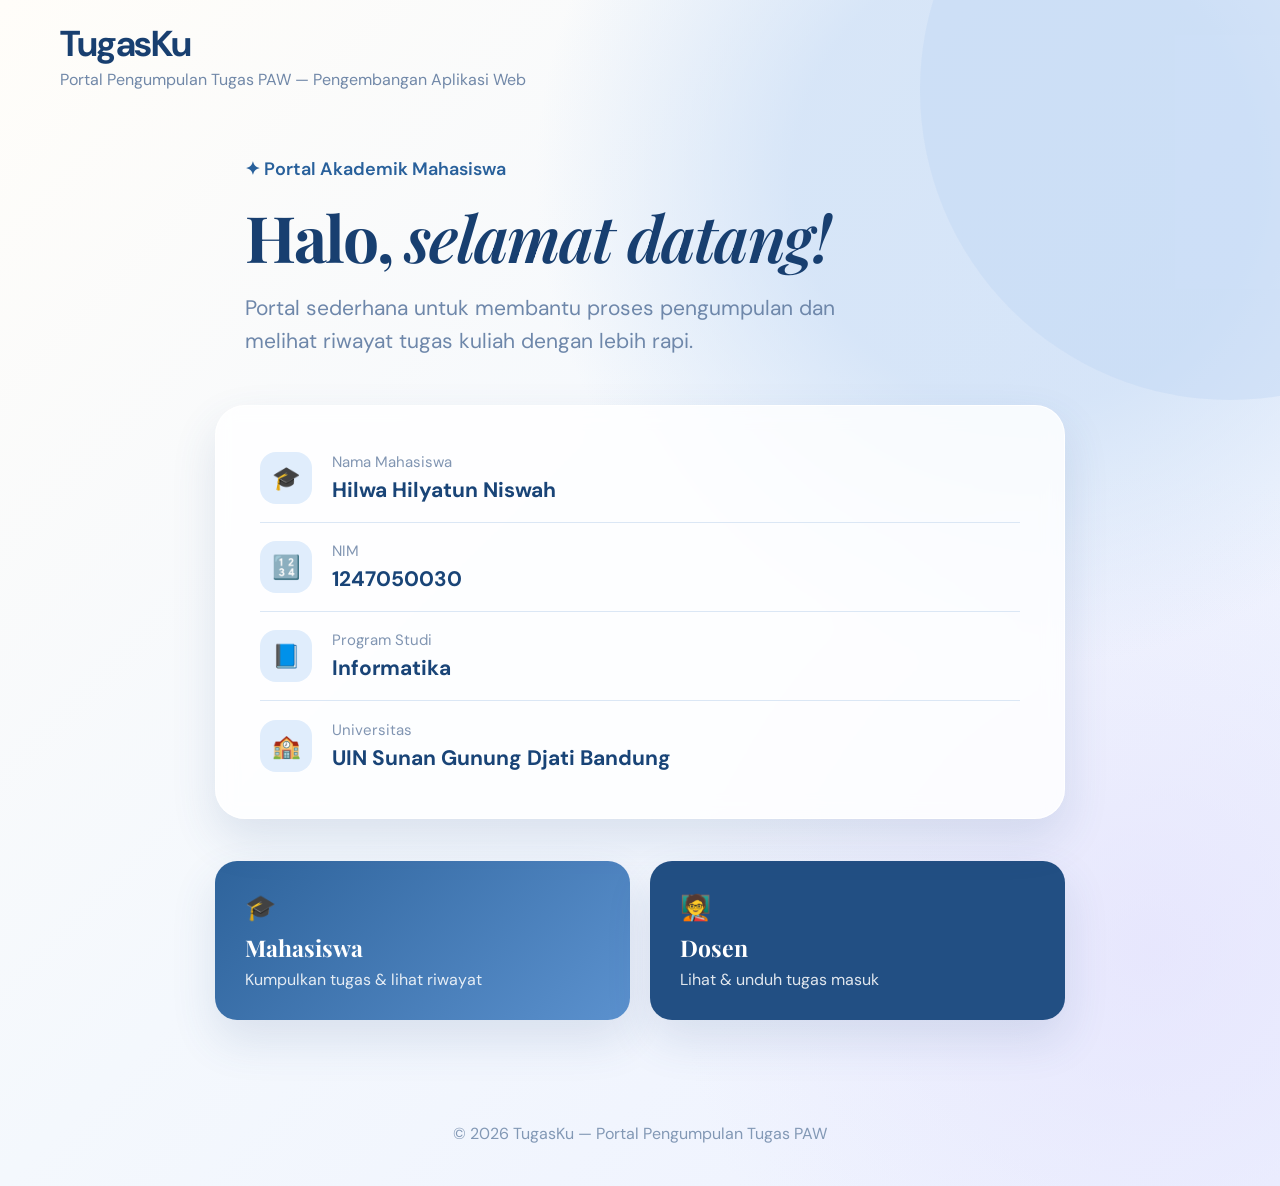
<file: index.html>
<!DOCTYPE html>
<html lang="id">
<head>
  <meta charset="UTF-8">
  <meta name="viewport" content="width=device-width, initial-scale=1.0">
  <title>TugasKu — Portal Pengumpulan Tugas</title>
  <link rel="stylesheet" href="css/style.css">
</head>
<body>
  <header class="site-header">
    <div>
      <a class="brand" href="index.html">TugasKu</a>
      <div class="tagline">Portal Pengumpulan Tugas PAW — Pengembangan Aplikasi Web</div>
    </div>
  </header>

  <main class="container home">
    <section class="hero">
      <div class="eyebrow">✦ Portal Akademik Mahasiswa</div>
      <h1>Halo, <em>selamat datang!</em></h1>
      <p>Portal sederhana untuk membantu proses pengumpulan dan<br>melihat riwayat tugas kuliah dengan lebih rapi.</p>
    </section>

    <section class="identity-card">
      <div class="identity-row">
        <div class="icon-box">🎓</div>
        <div><small>Nama Mahasiswa</small><strong>Hilwa Hilyatun Niswah</strong></div>
      </div>
      <div class="identity-row">
        <div class="icon-box">🔢</div>
        <div><small>NIM</small><strong>1247050030</strong></div>
      </div>
      <div class="identity-row">
        <div class="icon-box">📘</div>
        <div><small>Program Studi</small><strong>Informatika</strong></div>
      </div>
      <div class="identity-row">
        <div class="icon-box">🏫</div>
        <div><small>Universitas</small><strong>UIN Sunan Gunung Djati Bandung</strong></div>
      </div>
    </section>

    <section class="role-grid">
      <a class="role-card student" href="submit.html">
        <span class="role-icon">🎓</span>
        <h2>Mahasiswa</h2>
        <p>Kumpulkan tugas & lihat riwayat</p>
      </a>
      <a class="role-card lecturer" href="dosen.html">
        <span class="role-icon">🧑‍🏫</span>
        <h2>Dosen</h2>
        <p>Lihat & unduh tugas masuk</p>
      </a>
    </section>
  </main>

  <footer>© 2026 TugasKu — Portal Pengumpulan Tugas PAW</footer>
</body>
</html>
</file>
<file: css/style.css>
@import url('https://fonts.googleapis.com/css2?family=DM+Sans:wght@400;500;600;700&family=Playfair+Display:ital,wght@0,600;0,700;1,600&display=swap');

:root {
  --blue: #234f83;
  --blue-dark: #183f70;
  --blue-light: #5d94d1;
  --text: #173f70;
  --muted: #7189aa;
  --line: #dbe7f5;
  --card: rgba(255,255,255,.82);
  --shadow: 0 20px 45px rgba(54, 92, 142, .14);
}

* { box-sizing: border-box; }

html { min-height: 100%; }

body {
  margin: 0;
  min-height: 100vh;
  color: var(--text);
  font-family: "DM Sans", Arial, sans-serif;
  background:
    radial-gradient(circle at 80% 15%, rgba(203, 222, 246, .72) 0 16%, transparent 34%),
    radial-gradient(circle at 90% 80%, rgba(226, 223, 252, .62), transparent 32%),
    linear-gradient(135deg, #fffdf9 0%, #f4f8fd 48%, #edf1ff 100%);
}

body::before {
  content: "";
  position: fixed;
  width: 620px;
  height: 620px;
  right: -260px;
  top: -220px;
  border-radius: 50%;
  background: rgba(194, 216, 244, .45);
  z-index: -1;
}

a { color: inherit; text-decoration: none; }

.site-header {
  width: min(1440px, calc(100% - 120px));
  margin: 0 auto;
  padding: 20px 0 12px;
  display: flex;
  align-items: flex-start;
  justify-content: space-between;
  gap: 30px;
}

.brand {
  font-size: 36px;
  font-weight: 700;
  letter-spacing: -1.5px;
  color: var(--blue-dark);
}

.tagline {
  margin-top: 2px;
  color: #7188a8;
  font-size: 16px;
}

.inner-header {
  align-items: center;
}

.inner-header nav {
  display: flex;
  align-items: center;
  gap: 16px;
}

.back-btn, .tabs, .profile-pill {
  background: rgba(255,255,255,.86);
  border: 1px solid #d7e5f5;
  box-shadow: 0 7px 20px rgba(63, 102, 151, .08);
}

.back-btn {
  padding: 15px 24px;
  border-radius: 28px;
  font-weight: 600;
  white-space: nowrap;
}

.tabs {
  display: flex;
  padding: 7px;
  border-radius: 34px;
  gap: 3px;
}

.tabs a {
  padding: 13px 26px;
  border-radius: 28px;
  color: #7087a8;
  font-weight: 600;
}

.tabs a.active {
  color: white;
  background: var(--blue);
}

.container {
  width: min(1200px, calc(100% - 120px));
  margin: 0 auto;
}

.home { padding-top: 55px; }

.hero {
  width: 790px;
  margin: 0 auto 48px;
  text-align: left;
}

.eyebrow {
  color: #28609b;
  font-size: 18px;
  font-weight: 600;
  margin-bottom: 22px;
}

h1 {
  font-family: "Playfair Display", Georgia, serif;
  font-size: clamp(48px, 5vw, 68px);
  line-height: 1.05;
  letter-spacing: -1.8px;
  margin: 0 0 22px;
  color: var(--blue-dark);
}

h1 em {
  font-weight: 600;
}

.hero p, .page-title p {
  color: #6e87aa;
  font-size: 21px;
  line-height: 1.55;
  margin: 0;
}

.identity-card {
  width: 850px;
  margin: 0 auto;
  padding: 28px 44px;
  border: 1px solid rgba(255,255,255,.9);
  border-radius: 30px;
  background: var(--card);
  box-shadow: var(--shadow);
  backdrop-filter: blur(10px);
}

.identity-row {
  min-height: 89px;
  display: flex;
  align-items: center;
  gap: 20px;
  border-bottom: 1px solid var(--line);
}

.identity-row:last-child { border-bottom: 0; }

.identity-row .icon-box {
  width: 52px;
  height: 52px;
  flex: 0 0 52px;
  border-radius: 16px;
  background: #e0edfc;
  display: grid;
  place-items: center;
  font-size: 23px;
}

.identity-row small {
  display: block;
  color: #8195b2;
  font-size: 15px;
  margin-bottom: 4px;
}

.identity-row strong {
  display: block;
  color: #194477;
  font-size: 21px;
}

.role-grid {
  width: 850px;
  margin: 42px auto 85px;
  display: grid;
  grid-template-columns: 1fr 1fr;
  gap: 20px;
}

.role-card {
  min-height: 155px;
  border-radius: 22px;
  padding: 30px;
  color: white;
  box-shadow: var(--shadow);
  transition: .2s ease;
}

.role-card:hover {
  transform: translateY(-3px);
}

.role-card.student { background: linear-gradient(135deg, #2e639b, #5b91ce); }
.role-card.lecturer { background: #224f83; }

.role-icon {
  font-size: 25px;
}

.role-card h2 {
  font-family: "Playfair Display", Georgia, serif;
  font-size: 23px;
  margin: 8px 0 6px;
}

.role-card p {
  margin: 0;
  font-size: 16px;
  opacity: .86;
}

.page { padding-top: 52px; padding-bottom: 80px; }

.page-title {
  margin-bottom: 35px;
}

.page-title h1 {
  font-size: 48px;
  margin-bottom: 14px;
}

.form-card, .table-card {
  background: rgba(255,255,255,.8);
  border: 1px solid rgba(255,255,255,.95);
  box-shadow: var(--shadow);
  border-radius: 30px;
}

.form-card {
  padding: 48px 54px;
}

.form-card > label {
  display: block;
  margin: 0 0 13px;
  font-size: 18px;
  font-weight: 700;
}

input[type="text"], input[type="url"] {
  width: 100%;
  border: 0;
  outline: none;
  padding: 18px 22px;
  background: #dceafa;
  color: var(--text);
  border-radius: 14px;
  font: inherit;
  font-size: 18px;
  margin-bottom: 36px;
}

input::placeholder { color: #7c8fa8; }

.method-grid {
  display: grid;
  grid-template-columns: 1fr 1fr;
  gap: 20px;
  margin-bottom: 38px;
}

.method {
  text-align: left;
  min-height: 145px;
  padding: 27px;
  border: 2px solid #d5e4f6;
  border-radius: 19px;
  background: rgba(255,255,255,.55);
  color: var(--text);
  cursor: pointer;
  font-family: inherit;
}

.method.active {
  border-color: #27609d;
  background: #dceafa;
}

.method span {
  display: block;
  font-size: 24px;
  margin-bottom: 13px;
}

.method strong, .method small {
  display: block;
}

.method strong { font-size: 19px; }
.method small { color: #7189aa; margin-top: 4px; font-size: 16px; }

.file-picker {
  min-height: 105px;
  padding: 16px 30px;
  display: flex;
  align-items: center;
  gap: 18px;
  background: #dceafa;
  border-radius: 14px;
}

.file-picker input { display: none; }

.choose-file {
  background: white;
  padding: 14px 22px;
  border-radius: 10px;
  font-weight: 600;
  cursor: pointer;
  white-space: nowrap;
}

#fileName {
  color: #7088a9;
  overflow: hidden;
  text-overflow: ellipsis;
}

.hint {
  color: #7d94b1;
  margin: 12px 0 32px;
}

.primary-btn {
  border: 0;
  color: white;
  background: linear-gradient(135deg, #2a609b, #6199d5);
  border-radius: 14px;
  padding: 17px 30px;
  font: inherit;
  font-size: 19px;
  font-weight: 700;
  cursor: pointer;
  box-shadow: 0 12px 24px rgba(47, 100, 158, .2);
}

.primary-btn:hover { filter: brightness(1.04); }

.hidden { display: none !important; }

.message {
  margin-top: 18px;
  padding: 13px 17px;
  border-radius: 12px;
  display: none;
  font-weight: 600;
}

.message.success, .message.error { display: block; }
.message.success { background: #e1f4e8; color: #267044; }
.message.error { background: #fde4e4; color: #9d3434; }

.table-card {
  overflow: hidden;
}

.table-wrap {
  overflow-x: auto;
}

table {
  width: 100%;
  border-collapse: collapse;
  min-width: 950px;
}

thead {
  background: #235487;
  color: white;
}

th, td {
  padding: 18px 20px;
  text-align: left;
}

th {
  font-size: 16px;
  font-weight: 700;
}

td {
  color: #526e92;
  border-bottom: 1px solid #e2eaf4;
  font-size: 15px;
}

td strong { color: #214d81; }

tbody tr:hover { background: rgba(232, 241, 251, .45); }

.badge {
  display: inline-block;
  padding: 6px 11px;
  border-radius: 20px;
  font-size: 13px;
  font-weight: 700;
}

.badge.file { background: #e2effd; color: #2c639d; }
.badge.link { background: #eee9ff; color: #6650a6; }

.file-name {
  white-space: nowrap;
}

.table-link {
  color: #2b659f;
  display: inline-block;
  max-width: 220px;
  overflow: hidden;
  text-overflow: ellipsis;
  vertical-align: middle;
}

.actions {
  display: flex;
  gap: 7px;
  flex-wrap: wrap;
}

.small-btn {
  border: 0;
  border-radius: 9px;
  padding: 8px 11px;
  font: inherit;
  font-size: 12px;
  font-weight: 700;
  cursor: pointer;
}

.small-btn.download, .small-btn.open {
  color: white;
  background: #2b6097;
}

.small-btn.delete {
  color: #a84646;
  background: #fbe7e7;
}

.empty-state {
  min-height: 230px;
  display: none;
  align-items: center;
  justify-content: center;
  flex-direction: column;
  color: #7890b1;
  font-size: 16px;
}

.empty-state.show { display: flex; }

.empty-state div { font-size: 38px; margin-bottom: 8px; }

.stats {
  display: grid;
  grid-template-columns: repeat(3, 1fr);
  gap: 20px;
  margin-bottom: 38px;
}

.stat {
  min-height: 125px;
  border-radius: 22px;
  padding: 24px 30px;
  background: rgba(255,255,255,.8);
  box-shadow: var(--shadow);
}

.stat.active {
  color: white;
  background: #245487;
}

.stat strong {
  display: block;
  font-family: "Playfair Display", Georgia, serif;
  font-size: 42px;
  line-height: 1;
  margin-bottom: 10px;
}

.stat span {
  font-weight: 600;
  color: #7188a9;
}

.stat.active span { color: white; }

.profile-pill {
  display: flex;
  align-items: center;
  gap: 11px;
  padding: 9px 17px 9px 10px;
  border-radius: 30px;
}

.profile-pill > span {
  width: 40px;
  height: 40px;
  border-radius: 50%;
  display: grid;
  place-items: center;
  color: white;
  background: #4f83bd;
  font-weight: 700;
}

.profile-pill strong, .profile-pill small {
  display: block;
}

.profile-pill strong { font-size: 14px; }
.profile-pill small { color: #7188a7; font-size: 12px; margin-top: 2px; }

footer {
  text-align: center;
  color: #8298b5;
  padding: 18px 20px 42px;
  font-size: 16px;
}

@media (max-width: 950px) {
  .site-header {
    width: min(100% - 40px, 850px);
    flex-direction: column;
  }
  .inner-header nav { width: 100%; flex-wrap: wrap; }
  .container { width: min(100% - 40px, 850px); }
  .hero, .identity-card, .role-grid { width: 100%; }
  .hero { text-align: left; }
  .role-grid { margin-bottom: 55px; }
  .page { padding-top: 30px; }
}

@media (max-width: 680px) {
  .brand { font-size: 30px; }
  .tagline { font-size: 13px; }
  h1, .page-title h1 { font-size: 38px; }
  .hero p, .page-title p { font-size: 17px; }
  .identity-card { padding: 18px 22px; border-radius: 22px; }
  .identity-row { min-height: 78px; }
  .identity-row strong { font-size: 17px; }
  .role-grid, .method-grid, .stats { grid-template-columns: 1fr; }
  .form-card { padding: 28px 22px; }
  .tabs { width: 100%; }
  .tabs a { flex: 1; text-align: center; padding: 12px 8px; }
  .back-btn { width: 100%; text-align: center; }
}

/* ==========================================
   Polishing — Riwayat & Halaman Dosen
   ========================================== */
.history-page .history-title { margin-bottom: 30px; }
.history-page .history-title p { max-width: 780px; }

.history-stats { margin-bottom: 30px; }
.history-stats .stat,
.dosen-page .stat { position: relative; overflow: hidden; }

.stat-icon {
  display: inline-grid;
  place-items: center;
  width: 34px;
  height: 34px;
  border-radius: 11px;
  margin-bottom: 10px;
  background: #e7f0fb;
  font-size: 17px;
}
.stat.active .stat-icon { background: rgba(255,255,255,.15); }
.history-stats .stat strong,
.dosen-page .stat strong { font-size: 40px; margin-bottom: 4px; }

.history-card {
  border-radius: 28px;
  background: rgba(255,255,255,.84);
  backdrop-filter: blur(12px);
}

.card-heading {
  min-height: 92px;
  padding: 24px 28px 20px;
  display: flex;
  align-items: center;
  justify-content: space-between;
  gap: 20px;
  border-bottom: 1px solid #e4ecf6;
}

.card-kicker {
  display: block;
  color: #7890b0;
  font-size: 11px;
  font-weight: 800;
  letter-spacing: 1.5px;
  margin-bottom: 5px;
}

.card-heading h2 {
  margin: 0;
  color: #204d80;
  font-family: "Playfair Display", Georgia, serif;
  font-size: 25px;
}

.heading-action,
.readonly-label {
  flex: 0 0 auto;
  border-radius: 999px;
  padding: 11px 17px;
  font-size: 13px;
  font-weight: 700;
}
.heading-action {
  color: white;
  background: linear-gradient(135deg, #2a609b, #5c92ca);
  box-shadow: 0 8px 18px rgba(45,96,153,.16);
}
.readonly-label {
  color: #557294;
  background: #edf4fc;
  border: 1px solid #dce8f5;
}

.history-card .table-wrap { padding: 0 10px 10px; }
.history-card table { min-width: 980px; }
.history-card thead { background: #245687; }
.history-card th { padding: 17px 18px; }
.history-card td { padding: 17px 18px; }
.history-card tbody tr:last-child td { border-bottom: 0; }
.history-card tbody tr:nth-child(even) { background: rgba(246,249,253,.65); }
.history-card tbody tr:nth-child(even):hover,
.history-card tbody tr:hover { background: #f0f6fd; }

.history-card .small-btn {
  min-width: 72px;
  text-align: center;
  padding: 9px 12px;
  border-radius: 10px;
  font-size: 12px;
  transition: transform .16s ease, box-shadow .16s ease;
}
.history-card .small-btn:hover { transform: translateY(-1px); box-shadow: 0 5px 12px rgba(44,83,126,.12); }
.history-card .small-btn.download,
.history-card .small-btn.open { background: #2c6298; }
.history-card .small-btn.delete { background: #fff0f0; color: #b05252; }

.history-card .badge { padding: 7px 12px; }
.history-card .file-name { color: #5e789a; }
.history-card .table-link { max-width: 280px; }

.empty-state {
  padding: 52px 20px 58px;
  min-height: 285px;
}
.empty-state div {
  width: 66px;
  height: 66px;
  display: grid;
  place-items: center;
  margin-bottom: 12px;
  border-radius: 20px;
  background: #eaf2fb;
  font-size: 30px;
}
.empty-state h3 {
  margin: 0 0 5px;
  color: #315d8d;
  font-size: 20px;
}
.empty-state p { margin: 0; color: #7c91ae; }
.empty-action {
  margin-top: 18px;
  padding: 10px 15px;
  border-radius: 999px;
  color: #285b8e;
  background: #e8f2fc;
  font-size: 13px;
  font-weight: 700;
}

.dosen-page .page-title { margin-bottom: 30px; }
.dosen-page .stats { margin-bottom: 30px; }
.dosen-page .table-card { margin-top: 0; }

@media (max-width: 950px) {
  .card-heading { align-items: flex-start; flex-direction: column; }
  .heading-action, .readonly-label { align-self: flex-start; }
}
</file>
